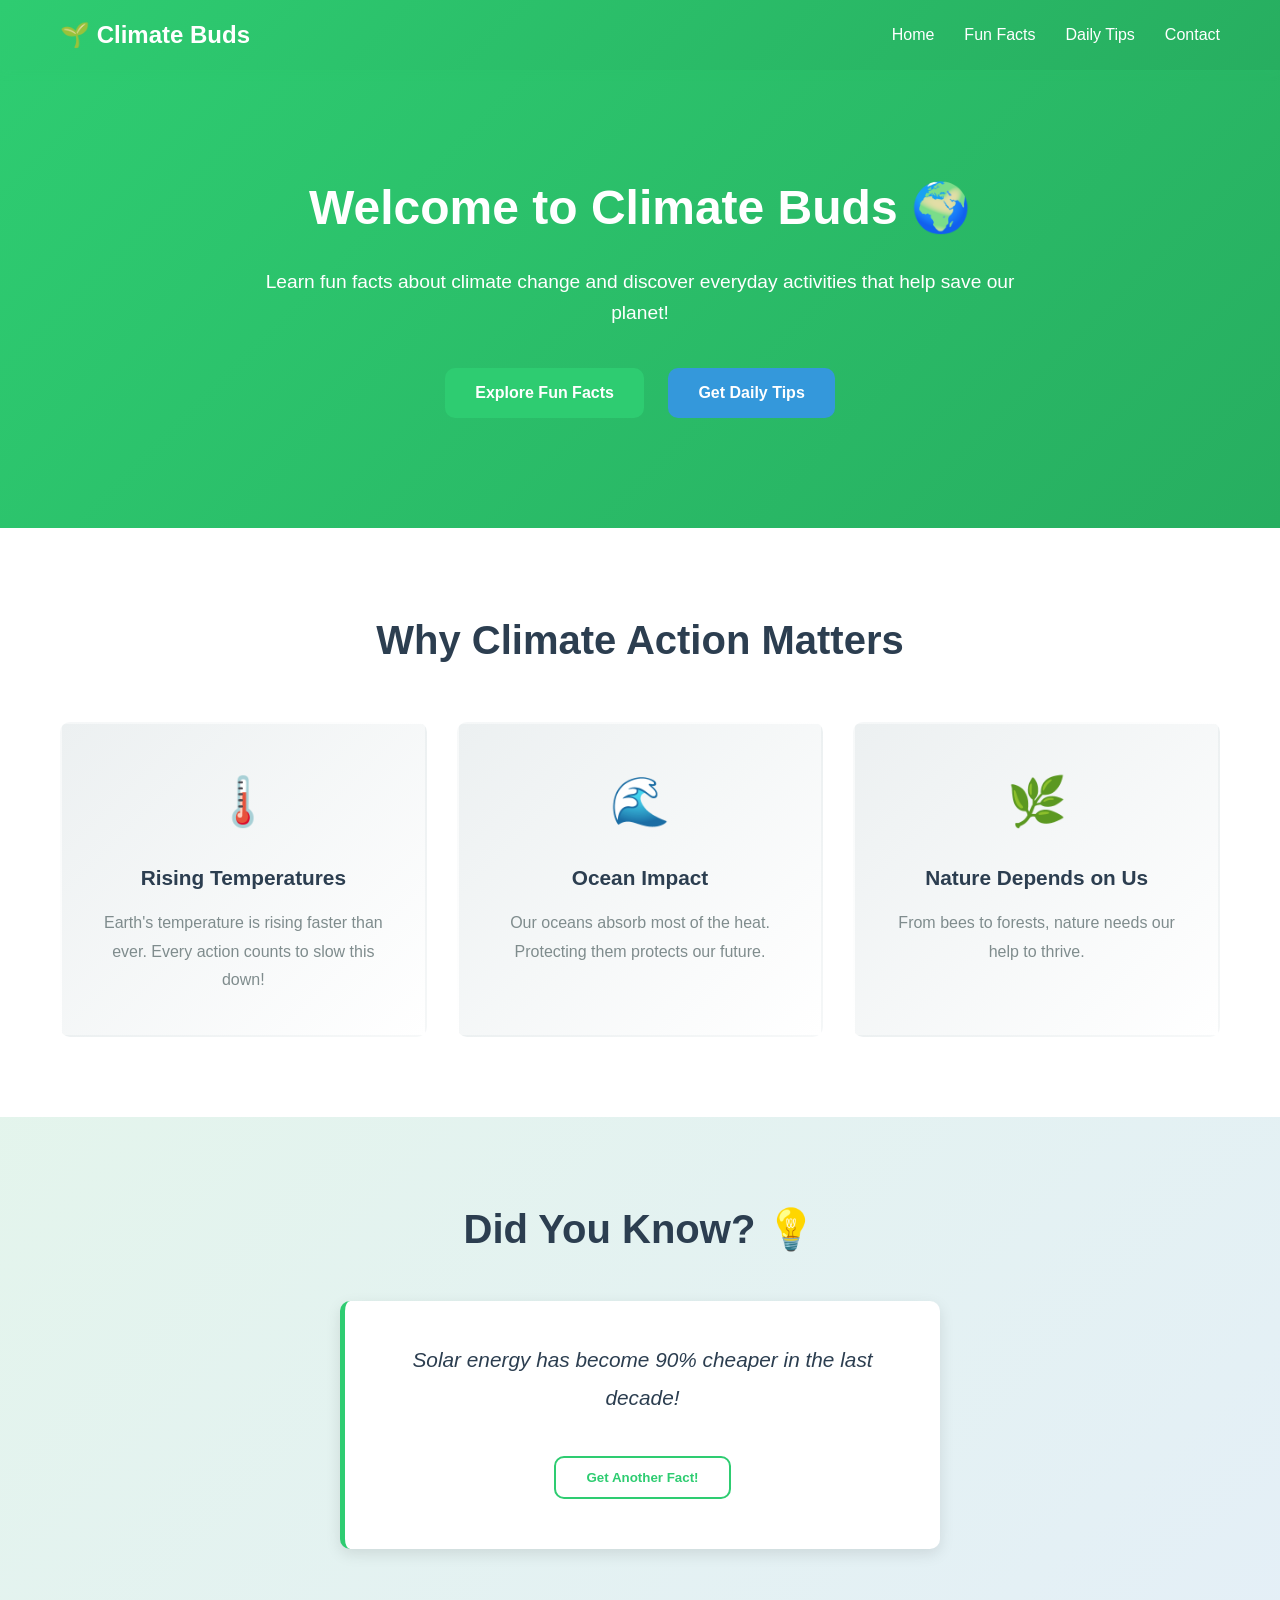
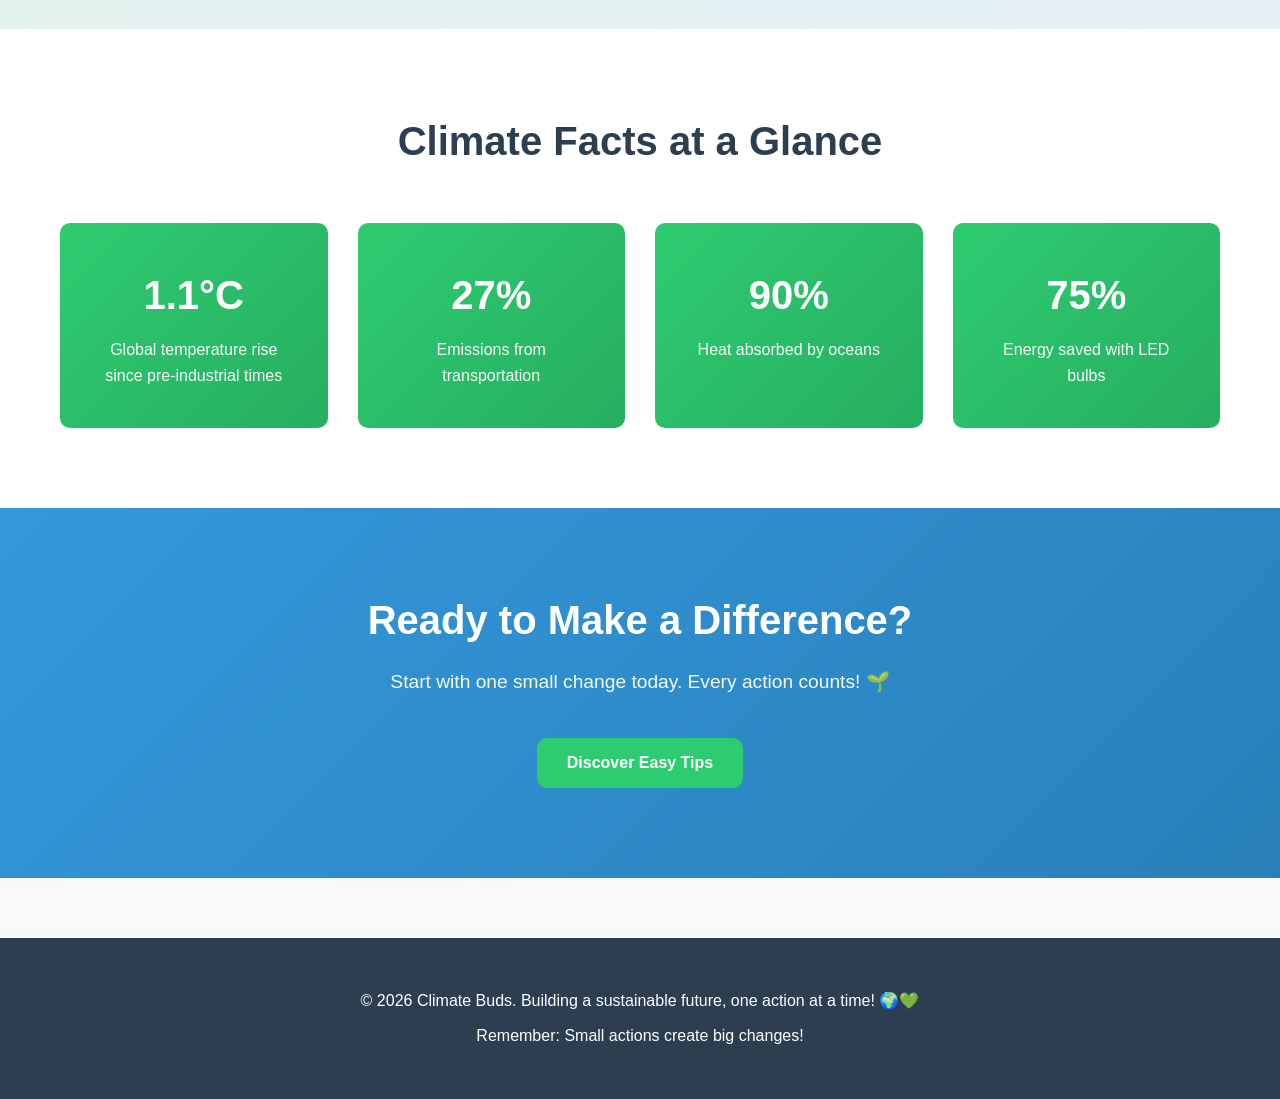
<file: index.html>
<!DOCTYPE html>
<html lang="en">
<head>
    <meta charset="UTF-8">
    <meta name="viewport" content="width=device-width, initial-scale=1.0">
    <title>Climate Buds - Fun Facts & Climate Action</title>
    <link rel="stylesheet" href="styles.css">
</head>
<body>
    <!-- Navigation -->
    <nav class="navbar">
        <div class="nav-container">
            <div class="logo">🌱 Climate Buds</div>
            <ul class="nav-links">
                <li><a href="index.html">Home</a></li>
                <li><a href="facts.html">Fun Facts</a></li>
                <li><a href="tips.html">Daily Tips</a></li>
                <li><a href="#contact">Contact</a></li>
            </ul>
            <div class="hamburger">
                <span></span>
                <span></span>
                <span></span>
            </div>
        </div>
    </nav>

    <!-- Hero Section -->
    <section class="hero">
        <div class="hero-content">
            <h1>Welcome to Climate Buds 🌍</h1>
            <p>Learn fun facts about climate change and discover everyday activities that help save our planet!</p>
            <a href="facts.html" class="btn btn-primary">Explore Fun Facts</a>
            <a href="tips.html" class="btn btn-secondary">Get Daily Tips</a>
        </div>
    </section>

    <!-- Featured Section -->
    <section class="featured">
        <div class="container">
            <h2>Why Climate Action Matters</h2>
            <div class="featured-grid">
                <div class="featured-card">
                    <div class="card-icon">🌡️</div>
                    <h3>Rising Temperatures</h3>
                    <p>Earth's temperature is rising faster than ever. Every action counts to slow this down!</p>
                </div>
                <div class="featured-card">
                    <div class="card-icon">🌊</div>
                    <h3>Ocean Impact</h3>
                    <p>Our oceans absorb most of the heat. Protecting them protects our future.</p>
                </div>
                <div class="featured-card">
                    <div class="card-icon">🌿</div>
                    <h3>Nature Depends on Us</h3>
                    <p>From bees to forests, nature needs our help to thrive.</p>
                </div>
            </div>
        </div>
    </section>

    <!-- Daily Fact Section -->
    <section class="daily-fact-section">
        <div class="container">
            <h2>Did You Know? 💡</h2>
            <div class="fact-box">
                <p id="dailyFact">Loading a fun fact...</p>
                <button class="btn btn-outline" onclick="loadNewFact()">Get Another Fact!</button>
            </div>
        </div>
    </section>

    <!-- Quick Stats Section -->
    <section class="stats">
        <div class="container">
            <h2>Climate Facts at a Glance</h2>
            <div class="stats-grid">
                <div class="stat-card">
                    <h3>1.1°C</h3>
                    <p>Global temperature rise since pre-industrial times</p>
                </div>
                <div class="stat-card">
                    <h3>27%</h3>
                    <p>Emissions from transportation</p>
                </div>
                <div class="stat-card">
                    <h3>90%</h3>
                    <p>Heat absorbed by oceans</p>
                </div>
                <div class="stat-card">
                    <h3>75%</h3>
                    <p>Energy saved with LED bulbs</p>
                </div>
            </div>
        </div>
    </section>

    <!-- CTA Section -->
    <section class="cta">
        <div class="container">
            <h2>Ready to Make a Difference?</h2>
            <p>Start with one small change today. Every action counts! 🌱</p>
            <a href="tips.html" class="btn btn-primary">Discover Easy Tips</a>
        </div>
    </section>

    <!-- Footer -->
    <footer class="footer">
        <div class="container">
            <p>&copy; 2026 Climate Buds. Building a sustainable future, one action at a time! 🌍💚</p>
            <p>Remember: Small actions create big changes!</p>
        </div>
    </footer>

    <script src="script.js"></script>
</body>
</html>
</file>
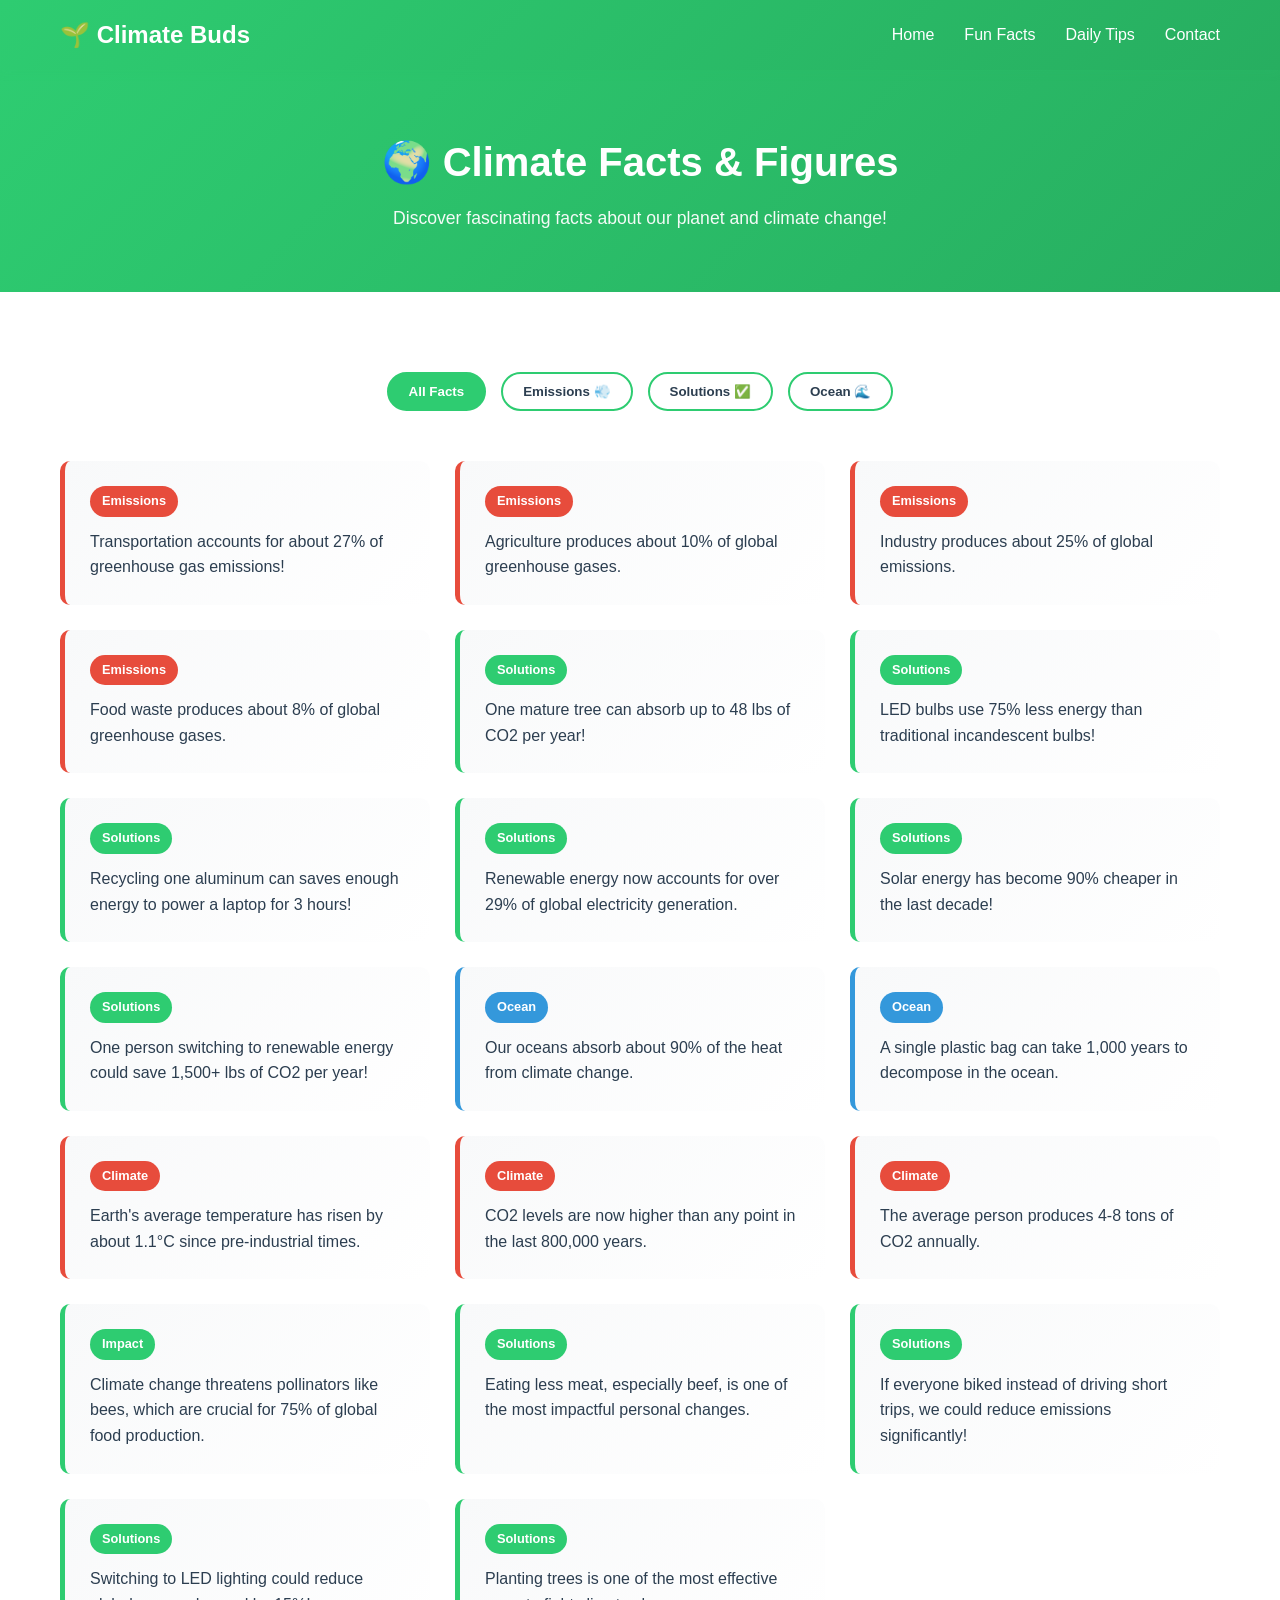
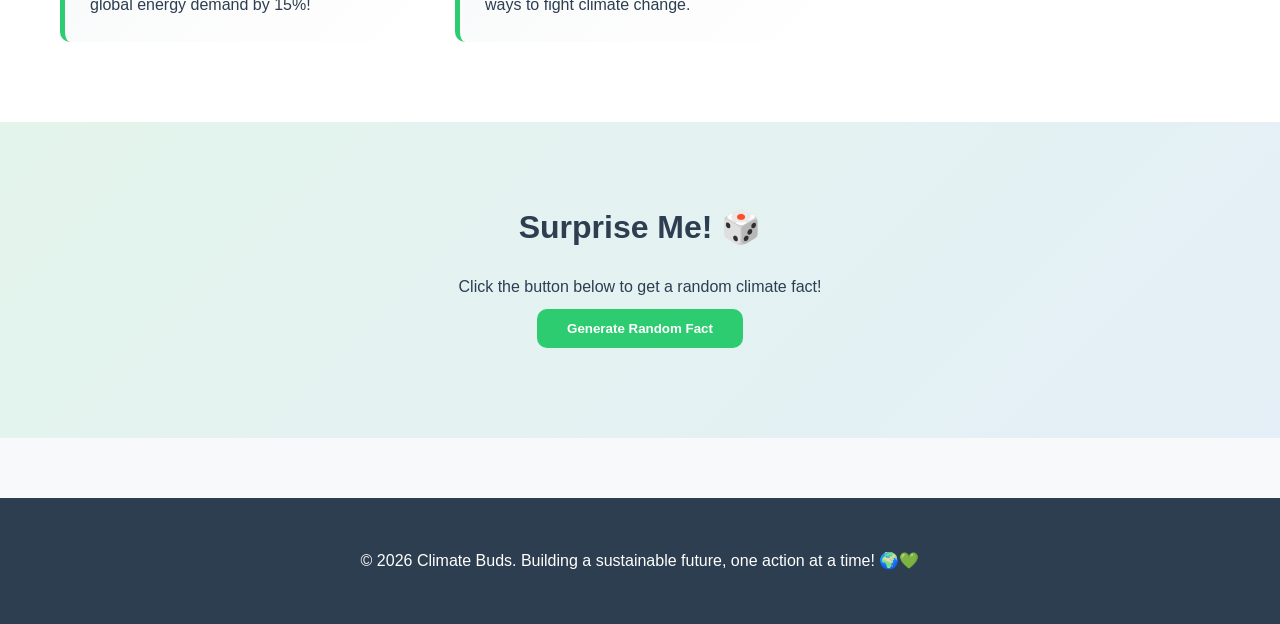
<file: facts.html>
<!DOCTYPE html>
<html lang="en">
<head>
    <meta charset="UTF-8">
    <meta name="viewport" content="width=device-width, initial-scale=1.0">
    <title>Climate Facts - Climate Buds</title>
    <link rel="stylesheet" href="styles.css">
</head>
<body>
    <!-- Navigation -->
    <nav class="navbar">
        <div class="nav-container">
            <div class="logo">🌱 Climate Buds</div>
            <ul class="nav-links">
                <li><a href="index.html">Home</a></li>
                <li><a href="facts.html">Fun Facts</a></li>
                <li><a href="tips.html">Daily Tips</a></li>
                <li><a href="#contact">Contact</a></li>
            </ul>
            <div class="hamburger">
                <span></span>
                <span></span>
                <span></span>
            </div>
        </div>
    </nav>

    <!-- Page Header -->
    <section class="page-header">
        <div class="container">
            <h1>🌍 Climate Facts & Figures</h1>
            <p>Discover fascinating facts about our planet and climate change!</p>
        </div>
    </section>

    <!-- Facts Container -->
    <section class="facts-section">
        <div class="container">
            <div class="filter-buttons">
                <button class="filter-btn active" onclick="filterFacts('all')">All Facts</button>
                <button class="filter-btn" onclick="filterFacts('emissions')">Emissions 💨</button>
                <button class="filter-btn" onclick="filterFacts('solutions')">Solutions ✅</button>
                <button class="filter-btn" onclick="filterFacts('ocean')">Ocean 🌊</button>
            </div>

            <div class="facts-grid">
                <!-- Emissions Facts -->
                <div class="fact-card emissions">
                    <div class="fact-category">Emissions</div>
                    <p>Transportation accounts for about 27% of greenhouse gas emissions!</p>
                </div>

                <div class="fact-card emissions">
                    <div class="fact-category">Emissions</div>
                    <p>Agriculture produces about 10% of global greenhouse gases.</p>
                </div>

                <div class="fact-card emissions">
                    <div class="fact-category">Emissions</div>
                    <p>Industry produces about 25% of global emissions.</p>
                </div>

                <div class="fact-card emissions">
                    <div class="fact-category">Emissions</div>
                    <p>Food waste produces about 8% of global greenhouse gases.</p>
                </div>

                <!-- Solutions Facts -->
                <div class="fact-card solutions">
                    <div class="fact-category">Solutions</div>
                    <p>One mature tree can absorb up to 48 lbs of CO2 per year!</p>
                </div>

                <div class="fact-card solutions">
                    <div class="fact-category">Solutions</div>
                    <p>LED bulbs use 75% less energy than traditional incandescent bulbs!</p>
                </div>

                <div class="fact-card solutions">
                    <div class="fact-category">Solutions</div>
                    <p>Recycling one aluminum can saves enough energy to power a laptop for 3 hours!</p>
                </div>

                <div class="fact-card solutions">
                    <div class="fact-category">Solutions</div>
                    <p>Renewable energy now accounts for over 29% of global electricity generation.</p>
                </div>

                <div class="fact-card solutions">
                    <div class="fact-category">Solutions</div>
                    <p>Solar energy has become 90% cheaper in the last decade!</p>
                </div>

                <div class="fact-card solutions">
                    <div class="fact-category">Solutions</div>
                    <p>One person switching to renewable energy could save 1,500+ lbs of CO2 per year!</p>
                </div>

                <!-- Ocean Facts -->
                <div class="fact-card ocean">
                    <div class="fact-category">Ocean</div>
                    <p>Our oceans absorb about 90% of the heat from climate change.</p>
                </div>

                <div class="fact-card ocean">
                    <div class="fact-category">Ocean</div>
                    <p>A single plastic bag can take 1,000 years to decompose in the ocean.</p>
                </div>

                <!-- Climate Change Facts -->
                <div class="fact-card emissions">
                    <div class="fact-category">Climate</div>
                    <p>Earth's average temperature has risen by about 1.1°C since pre-industrial times.</p>
                </div>

                <div class="fact-card emissions">
                    <div class="fact-category">Climate</div>
                    <p>CO2 levels are now higher than any point in the last 800,000 years.</p>
                </div>

                <div class="fact-card emissions">
                    <div class="fact-category">Climate</div>
                    <p>The average person produces 4-8 tons of CO2 annually.</p>
                </div>

                <div class="fact-card solutions">
                    <div class="fact-category">Impact</div>
                    <p>Climate change threatens pollinators like bees, which are crucial for 75% of global food production.</p>
                </div>

                <div class="fact-card solutions">
                    <div class="fact-category">Solutions</div>
                    <p>Eating less meat, especially beef, is one of the most impactful personal changes.</p>
                </div>

                <div class="fact-card solutions">
                    <div class="fact-category">Solutions</div>
                    <p>If everyone biked instead of driving short trips, we could reduce emissions significantly!</p>
                </div>

                <div class="fact-card solutions">
                    <div class="fact-category">Solutions</div>
                    <p>Switching to LED lighting could reduce global energy demand by 15%!</p>
                </div>

                <div class="fact-card solutions">
                    <div class="fact-category">Solutions</div>
                    <p>Planting trees is one of the most effective ways to fight climate change.</p>
                </div>
            </div>
        </div>
    </section>

    <!-- Random Fact Generator -->
    <section class="random-fact-section">
        <div class="container">
            <h2>Surprise Me! 🎲</h2>
            <p>Click the button below to get a random climate fact!</p>
            <button class="btn btn-primary" onclick="generateRandomFact()">Generate Random Fact</button>
            <div id="randomFactDisplay" class="random-fact-display" style="display:none;">
                <p id="randomFactText"></p>
            </div>
        </div>
    </section>

    <!-- Footer -->
    <footer class="footer">
        <div class="container">
            <p>&copy; 2026 Climate Buds. Building a sustainable future, one action at a time! 🌍💚</p>
        </div>
    </footer>

    <script src="script.js"></script>
    <script>
        function filterFacts(category) {
            const cards = document.querySelectorAll('.fact-card');
            const buttons = document.querySelectorAll('.filter-btn');

            buttons.forEach(btn => btn.classList.remove('active'));
            event.target.classList.add('active');

            cards.forEach(card => {
                if (category === 'all') {
                    card.style.display = 'block';
                } else {
                    card.style.display = card.classList.contains(category) ? 'block' : 'none';
                }
            });
        }
    </script>
</body>
</html>
</file>
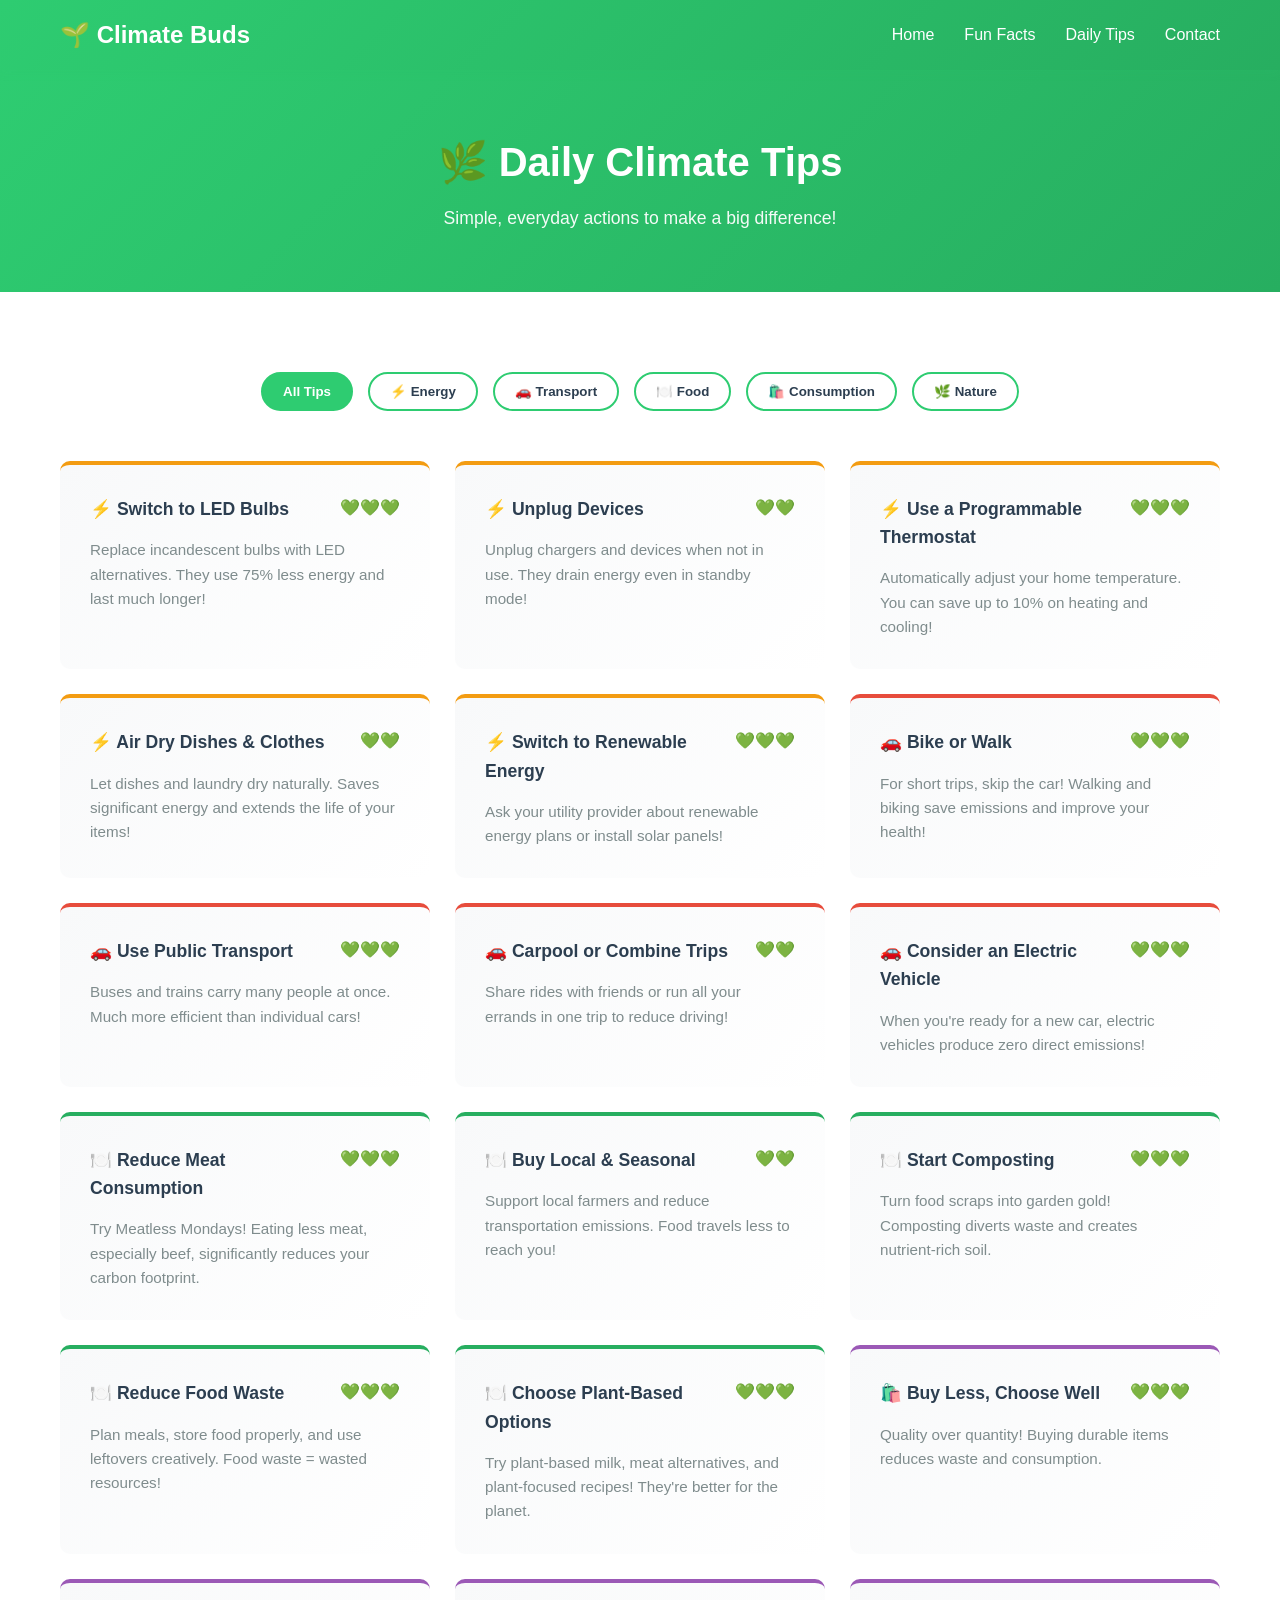
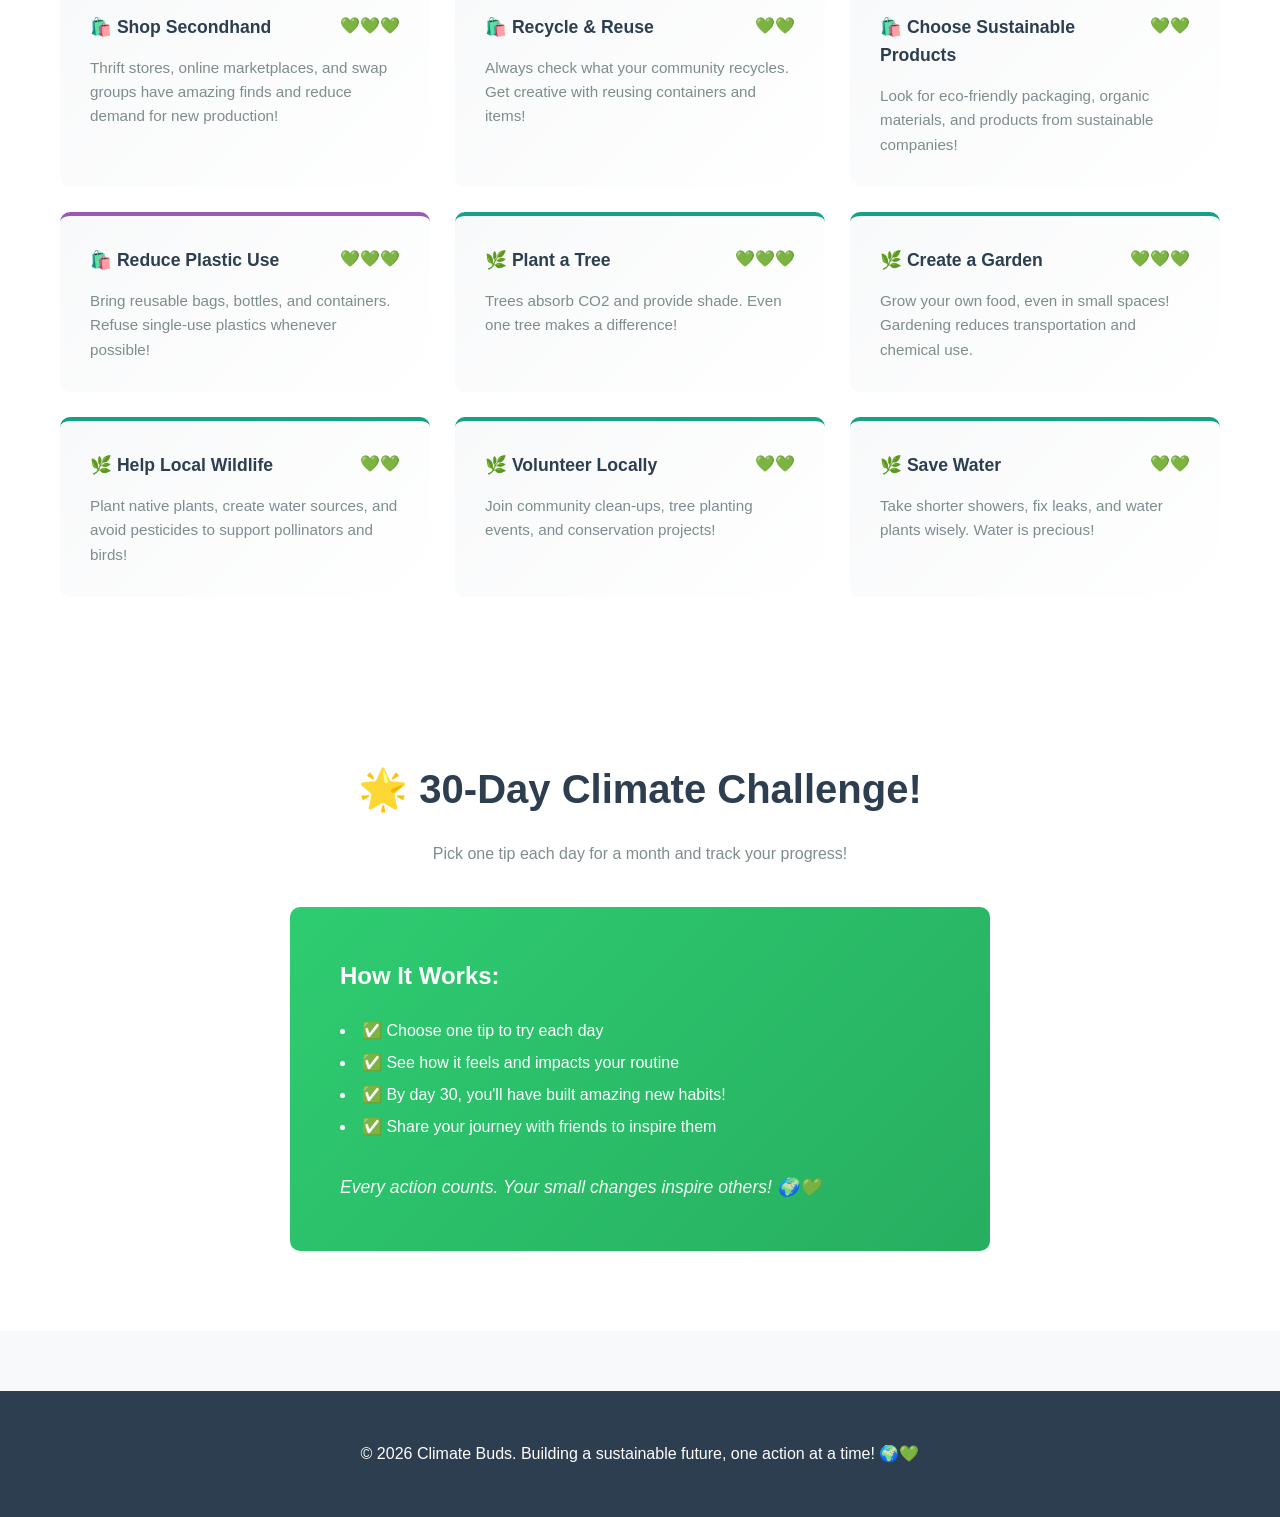
<file: tips.html>
<!DOCTYPE html>
<html lang="en">
<head>
    <meta charset="UTF-8">
    <meta name="viewport" content="width=device-width, initial-scale=1.0">
    <title>Daily Tips - Climate Buds</title>
    <link rel="stylesheet" href="styles.css">
</head>
<body>
    <!-- Navigation -->
    <nav class="navbar">
        <div class="nav-container">
            <div class="logo">🌱 Climate Buds</div>
            <ul class="nav-links">
                <li><a href="index.html">Home</a></li>
                <li><a href="facts.html">Fun Facts</a></li>
                <li><a href="tips.html">Daily Tips</a></li>
                <li><a href="#contact">Contact</a></li>
            </ul>
            <div class="hamburger">
                <span></span>
                <span></span>
                <span></span>
            </div>
        </div>
    </nav>

    <!-- Page Header -->
    <section class="page-header">
        <div class="container">
            <h1>🌿 Daily Climate Tips</h1>
            <p>Simple, everyday actions to make a big difference!</p>
        </div>
    </section>

    <!-- Tips Container -->
    <section class="tips-section">
        <div class="container">
            <div class="filter-buttons">
                <button class="filter-btn active" onclick="filterTips('all')">All Tips</button>
                <button class="filter-btn" onclick="filterTips('energy')">⚡ Energy</button>
                <button class="filter-btn" onclick="filterTips('transport')">🚗 Transport</button>
                <button class="filter-btn" onclick="filterTips('food')">🍽️ Food</button>
                <button class="filter-btn" onclick="filterTips('consumption')">🛍️ Consumption</button>
                <button class="filter-btn" onclick="filterTips('nature')">🌿 Nature</button>
            </div>

            <div class="tips-grid">
                <!-- Energy Tips -->
                <div class="tip-card energy">
                    <div class="tip-header">
                        <h3>⚡ Switch to LED Bulbs</h3>
                        <span class="impact">💚💚💚</span>
                    </div>
                    <p>Replace incandescent bulbs with LED alternatives. They use 75% less energy and last much longer!</p>
                </div>

                <div class="tip-card energy">
                    <div class="tip-header">
                        <h3>⚡ Unplug Devices</h3>
                        <span class="impact">💚💚</span>
                    </div>
                    <p>Unplug chargers and devices when not in use. They drain energy even in standby mode!</p>
                </div>

                <div class="tip-card energy">
                    <div class="tip-header">
                        <h3>⚡ Use a Programmable Thermostat</h3>
                        <span class="impact">💚💚💚</span>
                    </div>
                    <p>Automatically adjust your home temperature. You can save up to 10% on heating and cooling!</p>
                </div>

                <div class="tip-card energy">
                    <div class="tip-header">
                        <h3>⚡ Air Dry Dishes & Clothes</h3>
                        <span class="impact">💚💚</span>
                    </div>
                    <p>Let dishes and laundry dry naturally. Saves significant energy and extends the life of your items!</p>
                </div>

                <div class="tip-card energy">
                    <div class="tip-header">
                        <h3>⚡ Switch to Renewable Energy</h3>
                        <span class="impact">💚💚💚</span>
                    </div>
                    <p>Ask your utility provider about renewable energy plans or install solar panels!</p>
                </div>

                <!-- Transportation Tips -->
                <div class="tip-card transport">
                    <div class="tip-header">
                        <h3>🚗 Bike or Walk</h3>
                        <span class="impact">💚💚💚</span>
                    </div>
                    <p>For short trips, skip the car! Walking and biking save emissions and improve your health!</p>
                </div>

                <div class="tip-card transport">
                    <div class="tip-header">
                        <h3>🚗 Use Public Transport</h3>
                        <span class="impact">💚💚💚</span>
                    </div>
                    <p>Buses and trains carry many people at once. Much more efficient than individual cars!</p>
                </div>

                <div class="tip-card transport">
                    <div class="tip-header">
                        <h3>🚗 Carpool or Combine Trips</h3>
                        <span class="impact">💚💚</span>
                    </div>
                    <p>Share rides with friends or run all your errands in one trip to reduce driving!</p>
                </div>

                <div class="tip-card transport">
                    <div class="tip-header">
                        <h3>🚗 Consider an Electric Vehicle</h3>
                        <span class="impact">💚💚💚</span>
                    </div>
                    <p>When you're ready for a new car, electric vehicles produce zero direct emissions!</p>
                </div>

                <!-- Food Tips -->
                <div class="tip-card food">
                    <div class="tip-header">
                        <h3>🍽️ Reduce Meat Consumption</h3>
                        <span class="impact">💚💚💚</span>
                    </div>
                    <p>Try Meatless Mondays! Eating less meat, especially beef, significantly reduces your carbon footprint.</p>
                </div>

                <div class="tip-card food">
                    <div class="tip-header">
                        <h3>🍽️ Buy Local & Seasonal</h3>
                        <span class="impact">💚💚</span>
                    </div>
                    <p>Support local farmers and reduce transportation emissions. Food travels less to reach you!</p>
                </div>

                <div class="tip-card food">
                    <div class="tip-header">
                        <h3>🍽️ Start Composting</h3>
                        <span class="impact">💚💚💚</span>
                    </div>
                    <p>Turn food scraps into garden gold! Composting diverts waste and creates nutrient-rich soil.</p>
                </div>

                <div class="tip-card food">
                    <div class="tip-header">
                        <h3>🍽️ Reduce Food Waste</h3>
                        <span class="impact">💚💚💚</span>
                    </div>
                    <p>Plan meals, store food properly, and use leftovers creatively. Food waste = wasted resources!</p>
                </div>

                <div class="tip-card food">
                    <div class="tip-header">
                        <h3>🍽️ Choose Plant-Based Options</h3>
                        <span class="impact">💚💚💚</span>
                    </div>
                    <p>Try plant-based milk, meat alternatives, and plant-focused recipes! They're better for the planet.</p>
                </div>

                <!-- Consumption Tips -->
                <div class="tip-card consumption">
                    <div class="tip-header">
                        <h3>🛍️ Buy Less, Choose Well</h3>
                        <span class="impact">💚💚💚</span>
                    </div>
                    <p>Quality over quantity! Buying durable items reduces waste and consumption.</p>
                </div>

                <div class="tip-card consumption">
                    <div class="tip-header">
                        <h3>🛍️ Shop Secondhand</h3>
                        <span class="impact">💚💚💚</span>
                    </div>
                    <p>Thrift stores, online marketplaces, and swap groups have amazing finds and reduce demand for new production!</p>
                </div>

                <div class="tip-card consumption">
                    <div class="tip-header">
                        <h3>🛍️ Recycle & Reuse</h3>
                        <span class="impact">💚💚</span>
                    </div>
                    <p>Always check what your community recycles. Get creative with reusing containers and items!</p>
                </div>

                <div class="tip-card consumption">
                    <div class="tip-header">
                        <h3>🛍️ Choose Sustainable Products</h3>
                        <span class="impact">💚💚</span>
                    </div>
                    <p>Look for eco-friendly packaging, organic materials, and products from sustainable companies!</p>
                </div>

                <div class="tip-card consumption">
                    <div class="tip-header">
                        <h3>🛍️ Reduce Plastic Use</h3>
                        <span class="impact">💚💚💚</span>
                    </div>
                    <p>Bring reusable bags, bottles, and containers. Refuse single-use plastics whenever possible!</p>
                </div>

                <!-- Nature Tips -->
                <div class="tip-card nature">
                    <div class="tip-header">
                        <h3>🌿 Plant a Tree</h3>
                        <span class="impact">💚💚💚</span>
                    </div>
                    <p>Trees absorb CO2 and provide shade. Even one tree makes a difference!</p>
                </div>

                <div class="tip-card nature">
                    <div class="tip-header">
                        <h3>🌿 Create a Garden</h3>
                        <span class="impact">💚💚💚</span>
                    </div>
                    <p>Grow your own food, even in small spaces! Gardening reduces transportation and chemical use.</p>
                </div>

                <div class="tip-card nature">
                    <div class="tip-header">
                        <h3>🌿 Help Local Wildlife</h3>
                        <span class="impact">💚💚</span>
                    </div>
                    <p>Plant native plants, create water sources, and avoid pesticides to support pollinators and birds!</p>
                </div>

                <div class="tip-card nature">
                    <div class="tip-header">
                        <h3>🌿 Volunteer Locally</h3>
                        <span class="impact">💚💚</span>
                    </div>
                    <p>Join community clean-ups, tree planting events, and conservation projects!</p>
                </div>

                <div class="tip-card nature">
                    <div class="tip-header">
                        <h3>🌿 Save Water</h3>
                        <span class="impact">💚💚</span>
                    </div>
                    <p>Take shorter showers, fix leaks, and water plants wisely. Water is precious!</p>
                </div>
            </div>
        </div>
    </section>

    <!-- 30-Day Challenge -->
    <section class="challenge-section">
        <div class="container">
            <h2>🌟 30-Day Climate Challenge!</h2>
            <p>Pick one tip each day for a month and track your progress!</p>
            <div class="challenge-box">
                <h3>How It Works:</h3>
                <ul>
                    <li>✅ Choose one tip to try each day</li>
                    <li>✅ See how it feels and impacts your routine</li>
                    <li>✅ By day 30, you'll have built amazing new habits!</li>
                    <li>✅ Share your journey with friends to inspire them</li>
                </ul>
                <p class="challenge-text">Every action counts. Your small changes inspire others! 🌍💚</p>
            </div>
        </div>
    </section>

    <!-- Footer -->
    <footer class="footer">
        <div class="container">
            <p>&copy; 2026 Climate Buds. Building a sustainable future, one action at a time! 🌍💚</p>
        </div>
    </footer>

    <script src="script.js"></script>
    <script>
        function filterTips(category) {
            const cards = document.querySelectorAll('.tip-card');
            const buttons = document.querySelectorAll('.filter-btn');

            buttons.forEach(btn => btn.classList.remove('active'));
            event.target.classList.add('active');

            cards.forEach(card => {
                if (category === 'all') {
                    card.style.display = 'block';
                } else {
                    card.style.display = card.classList.contains(category) ? 'block' : 'none';
                }
            });
        }
    </script>
</body>
</html>
</file>
<file: styles.css>
/* Global Styles */
* {
    margin: 0;
    padding: 0;
    box-sizing: border-box;
}

:root {
    --primary-color: #2ecc71;
    --secondary-color: #27ae60;
    --accent-color: #3498db;
    --light-bg: #ecf0f1;
    --dark-text: #2c3e50;
    --light-text: #7f8c8d;
    --border-radius: 10px;
    --transition: all 0.3s ease;
}

html {
    scroll-behavior: smooth;
}

body {
    font-family: 'Segoe UI', Tahoma, Geneva, Verdana, sans-serif;
    color: var(--dark-text);
    background-color: #f8f9fa;
    line-height: 1.6;
}

.container {
    max-width: 1200px;
    margin: 0 auto;
    padding: 0 20px;
}

/* Navigation */
.navbar {
    background: linear-gradient(135deg, var(--primary-color), var(--secondary-color));
    box-shadow: 0 2px 10px rgba(46, 204, 113, 0.1);
    position: sticky;
    top: 0;
    z-index: 1000;
}

.nav-container {
    max-width: 1200px;
    margin: 0 auto;
    padding: 0 20px;
    display: flex;
    justify-content: space-between;
    align-items: center;
    height: 70px;
}

.logo {
    font-size: 1.5rem;
    font-weight: bold;
    color: white;
    text-decoration: none;
}

.nav-links {
    display: flex;
    list-style: none;
    gap: 30px;
}

.nav-links a {
    color: white;
    text-decoration: none;
    font-weight: 500;
    transition: var(--transition);
    padding-bottom: 5px;
    border-bottom: 2px solid transparent;
}

.nav-links a:hover,
.nav-links a.active {
    border-bottom-color: white;
}

/* Hamburger Menu */
.hamburger {
    display: none;
    flex-direction: column;
    cursor: pointer;
    gap: 5px;
}

.hamburger span {
    width: 25px;
    height: 3px;
    background-color: white;
    border-radius: 2px;
    transition: var(--transition);
}

/* Hero Section */
.hero {
    background: linear-gradient(135deg, #2ecc71 0%, #27ae60 100%);
    color: white;
    padding: 100px 20px;
    text-align: center;
}

.hero-content {
    max-width: 800px;
    margin: 0 auto;
}

.hero h1 {
    font-size: 3rem;
    margin-bottom: 20px;
    animation: fadeInDown 0.6s ease;
}

.hero p {
    font-size: 1.2rem;
    margin-bottom: 30px;
    opacity: 0.95;
    animation: fadeInUp 0.6s ease 0.2s both;
}

/* Buttons */
.btn {
    display: inline-block;
    padding: 12px 30px;
    border: none;
    border-radius: var(--border-radius);
    font-weight: 600;
    cursor: pointer;
    text-decoration: none;
    transition: var(--transition);
    margin: 10px;
}

.btn-primary {
    background: var(--primary-color);
    color: white;
    animation: fadeInUp 0.6s ease 0.4s both;
}

.btn-primary:hover {
    background: var(--secondary-color);
    transform: translateY(-3px);
    box-shadow: 0 5px 15px rgba(46, 204, 113, 0.3);
}

.btn-secondary {
    background: var(--accent-color);
    color: white;
    animation: fadeInUp 0.6s ease 0.5s both;
}

.btn-secondary:hover {
    background: #2980b9;
    transform: translateY(-3px);
    box-shadow: 0 5px 15px rgba(52, 152, 219, 0.3);
}

.btn-outline {
    background: white;
    color: var(--primary-color);
    border: 2px solid var(--primary-color);
}

.btn-outline:hover {
    background: var(--primary-color);
    color: white;
}

/* Featured Section */
.featured {
    padding: 80px 20px;
    background: white;
}

.featured h2 {
    text-align: center;
    font-size: 2.5rem;
    margin-bottom: 50px;
    color: var(--dark-text);
}

.featured-grid {
    display: grid;
    grid-template-columns: repeat(auto-fit, minmax(300px, 1fr));
    gap: 30px;
}

.featured-card {
    background: linear-gradient(135deg, #ecf0f1, white);
    padding: 40px;
    border-radius: var(--border-radius);
    text-align: center;
    transition: var(--transition);
    border: 2px solid transparent;
}

.featured-card:hover {
    transform: translateY(-5px);
    border-color: var(--primary-color);
    box-shadow: 0 10px 30px rgba(46, 204, 113, 0.1);
}

.card-icon {
    font-size: 3rem;
    margin-bottom: 20px;
}

.featured-card h3 {
    font-size: 1.3rem;
    margin-bottom: 15px;
    color: var(--dark-text);
}

.featured-card p {
    color: var(--light-text);
    line-height: 1.8;
}

/* Daily Fact Section */
.daily-fact-section {
    padding: 80px 20px;
    background: linear-gradient(135deg, rgba(46, 204, 113, 0.1), rgba(52, 152, 219, 0.1));
}

.daily-fact-section h2 {
    text-align: center;
    font-size: 2.5rem;
    margin-bottom: 40px;
    color: var(--dark-text);
}

.fact-box {
    background: white;
    padding: 40px;
    border-radius: var(--border-radius);
    text-align: center;
    max-width: 600px;
    margin: 0 auto;
    border-left: 5px solid var(--primary-color);
    box-shadow: 0 5px 15px rgba(0, 0, 0, 0.1);
}

#dailyFact {
    font-size: 1.3rem;
    line-height: 1.8;
    color: var(--dark-text);
    margin-bottom: 30px;
    font-style: italic;
}

/* Stats Section */
.stats {
    padding: 80px 20px;
    background: white;
}

.stats h2 {
    text-align: center;
    font-size: 2.5rem;
    margin-bottom: 50px;
    color: var(--dark-text);
}

.stats-grid {
    display: grid;
    grid-template-columns: repeat(auto-fit, minmax(200px, 1fr));
    gap: 30px;
}

.stat-card {
    background: linear-gradient(135deg, var(--primary-color), var(--secondary-color));
    color: white;
    padding: 40px;
    border-radius: var(--border-radius);
    text-align: center;
    transition: var(--transition);
}

.stat-card:hover {
    transform: scale(1.05);
    box-shadow: 0 10px 30px rgba(46, 204, 113, 0.3);
}

.stat-card h3 {
    font-size: 2.5rem;
    margin-bottom: 10px;
}

.stat-card p {
    opacity: 0.95;
}

/* CTA Section */
.cta {
    background: linear-gradient(135deg, var(--accent-color), #2980b9);
    color: white;
    padding: 80px 20px;
    text-align: center;
}

.cta h2 {
    font-size: 2.5rem;
    margin-bottom: 15px;
}

.cta p {
    font-size: 1.2rem;
    margin-bottom: 30px;
    opacity: 0.95;
}

/* Page Header */
.page-header {
    background: linear-gradient(135deg, var(--primary-color), var(--secondary-color));
    color: white;
    padding: 60px 20px;
    text-align: center;
}

.page-header h1 {
    font-size: 2.5rem;
    margin-bottom: 10px;
}

.page-header p {
    font-size: 1.1rem;
    opacity: 0.95;
}

/* Filter Buttons */
.filter-buttons {
    display: flex;
    flex-wrap: wrap;
    justify-content: center;
    gap: 15px;
    margin-bottom: 50px;
}

.filter-btn {
    padding: 10px 20px;
    background: white;
    color: var(--dark-text);
    border: 2px solid var(--primary-color);
    border-radius: 25px;
    cursor: pointer;
    font-weight: 600;
    transition: var(--transition);
}

.filter-btn:hover,
.filter-btn.active {
    background: var(--primary-color);
    color: white;
}

/* Facts Section */
.facts-section {
    padding: 80px 20px;
    background: white;
}

.facts-grid {
    display: grid;
    grid-template-columns: repeat(auto-fill, minmax(280px, 1fr));
    gap: 25px;
}

.fact-card {
    background: linear-gradient(135deg, #f8f9fa, white);
    padding: 25px;
    border-radius: var(--border-radius);
    border-left: 5px solid var(--primary-color);
    transition: var(--transition);
    cursor: pointer;
}

.fact-card:hover {
    transform: translateY(-5px);
    box-shadow: 0 10px 25px rgba(46, 204, 113, 0.15);
}

.fact-category {
    display: inline-block;
    background: var(--primary-color);
    color: white;
    padding: 5px 12px;
    border-radius: 20px;
    font-size: 0.8rem;
    font-weight: 600;
    margin-bottom: 12px;
}

.fact-card p {
    font-size: 1rem;
    line-height: 1.6;
    color: var(--dark-text);
}

.fact-card.emissions {
    border-left-color: #e74c3c;
}

.fact-card.emissions .fact-category {
    background: #e74c3c;
}

.fact-card.solutions {
    border-left-color: #2ecc71;
}

.fact-card.solutions .fact-category {
    background: #2ecc71;
}

.fact-card.ocean {
    border-left-color: #3498db;
}

.fact-card.ocean .fact-category {
    background: #3498db;
}

/* Tips Section */
.tips-section {
    padding: 80px 20px;
    background: white;
}

.tips-grid {
    display: grid;
    grid-template-columns: repeat(auto-fill, minmax(300px, 1fr));
    gap: 25px;
}

.tip-card {
    background: linear-gradient(135deg, #f8f9fa, white);
    padding: 30px;
    border-radius: var(--border-radius);
    border-top: 4px solid var(--primary-color);
    transition: var(--transition);
}

.tip-card:hover {
    transform: translateY(-5px);
    box-shadow: 0 10px 30px rgba(46, 204, 113, 0.15);
}

.tip-header {
    display: flex;
    justify-content: space-between;
    align-items: flex-start;
    margin-bottom: 15px;
}

.tip-card h3 {
    font-size: 1.1rem;
    color: var(--dark-text);
    flex: 1;
}

.impact {
    font-size: 1rem;
    white-space: nowrap;
}

.tip-card p {
    font-size: 0.95rem;
    color: var(--light-text);
    line-height: 1.6;
}

.tip-card.energy {
    border-top-color: #f39c12;
}

.tip-card.transport {
    border-top-color: #e74c3c;
}

.tip-card.food {
    border-top-color: #27ae60;
}

.tip-card.consumption {
    border-top-color: #9b59b6;
}

.tip-card.nature {
    border-top-color: #16a085;
}

/* Random Fact Section */
.random-fact-section {
    padding: 80px 20px;
    background: linear-gradient(135deg, rgba(46, 204, 113, 0.1), rgba(52, 152, 219, 0.1));
    text-align: center;
}

.random-fact-section h2 {
    font-size: 2rem;
    margin-bottom: 20px;
    color: var(--dark-text);
}

.random-fact-display {
    background: white;
    padding: 30px;
    border-radius: var(--border-radius);
    max-width: 600px;
    margin: 30px auto;
    border-left: 5px solid var(--primary-color);
    box-shadow: 0 5px 15px rgba(0, 0, 0, 0.1);
}

.random-fact-display p {
    font-size: 1.2rem;
    font-style: italic;
    color: var(--dark-text);
    line-height: 1.8;
}

/* Challenge Section */
.challenge-section {
    padding: 80px 20px;
    background: white;
}

.challenge-section h2 {
    text-align: center;
    font-size: 2.5rem;
    margin-bottom: 20px;
    color: var(--dark-text);
}

.challenge-section > .container > p {
    text-align: center;
    color: var(--light-text);
    margin-bottom: 40px;
}

.challenge-box {
    background: linear-gradient(135deg, #2ecc71, #27ae60);
    color: white;
    padding: 50px;
    border-radius: var(--border-radius);
    max-width: 700px;
    margin: 0 auto;
}

.challenge-box h3 {
    font-size: 1.5rem;
    margin-bottom: 20px;
}

.challenge-box ul {
    list-style-position: inside;
    margin-bottom: 30px;
    line-height: 2;
}

.challenge-text {
    font-size: 1.1rem;
    font-style: italic;
    opacity: 0.95;
}

/* Footer */
.footer {
    background: var(--dark-text);
    color: white;
    text-align: center;
    padding: 40px 20px;
    margin-top: 60px;
}

.footer p {
    margin: 10px 0;
}

/* Animations */
@keyframes fadeInDown {
    from {
        opacity: 0;
        transform: translateY(-30px);
    }
    to {
        opacity: 1;
        transform: translateY(0);
    }
}

@keyframes fadeInUp {
    from {
        opacity: 0;
        transform: translateY(30px);
    }
    to {
        opacity: 1;
        transform: translateY(0);
    }
}

/* Responsive Design */
@media (max-width: 768px) {
    .hamburger {
        display: flex;
    }

    .nav-links {
        position: absolute;
        left: -100%;
        top: 70px;
        flex-direction: column;
        background: var(--primary-color);
        width: 100%;
        text-align: center;
        transition: 0.3s;
        padding: 20px 0;
        gap: 0;
    }

    .nav-links.active {
        left: 0;
    }

    .hero h1 {
        font-size: 2rem;
    }

    .hero p {
        font-size: 1rem;
    }

    .featured-grid,
    .stats-grid {
        grid-template-columns: 1fr;
    }

    .facts-grid,
    .tips-grid {
        grid-template-columns: 1fr;
    }

    .page-header h1 {
        font-size: 2rem;
    }

    .challenge-box {
        padding: 30px;
    }

    .tip-header {
        flex-direction: column;
    }

    .impact {
        margin-top: 10px;
        display: block;
    }
}

@media (max-width: 480px) {
    .nav-links {
        gap: 0;
    }

    .hero h1 {
        font-size: 1.5rem;
    }

    .featured h2,
    .daily-fact-section h2,
    .stats h2 {
        font-size: 1.8rem;
    }

    .btn {
        padding: 10px 20px;
        font-size: 0.9rem;
    }

    .fact-box,
    .challenge-box {
        padding: 20px;
    }

    .stats-grid {
        grid-template-columns: repeat(2, 1fr);
    }

    .filter-buttons {
        gap: 10px;
    }

    .filter-btn {
        padding: 8px 15px;
        font-size: 0.85rem;
    }
}

/* Utility Classes */
.text-center {
    text-align: center;
}

.mt-5 {
    margin-top: 50px;
}

.mb-5 {
    margin-bottom: 50px;
}
</file>
